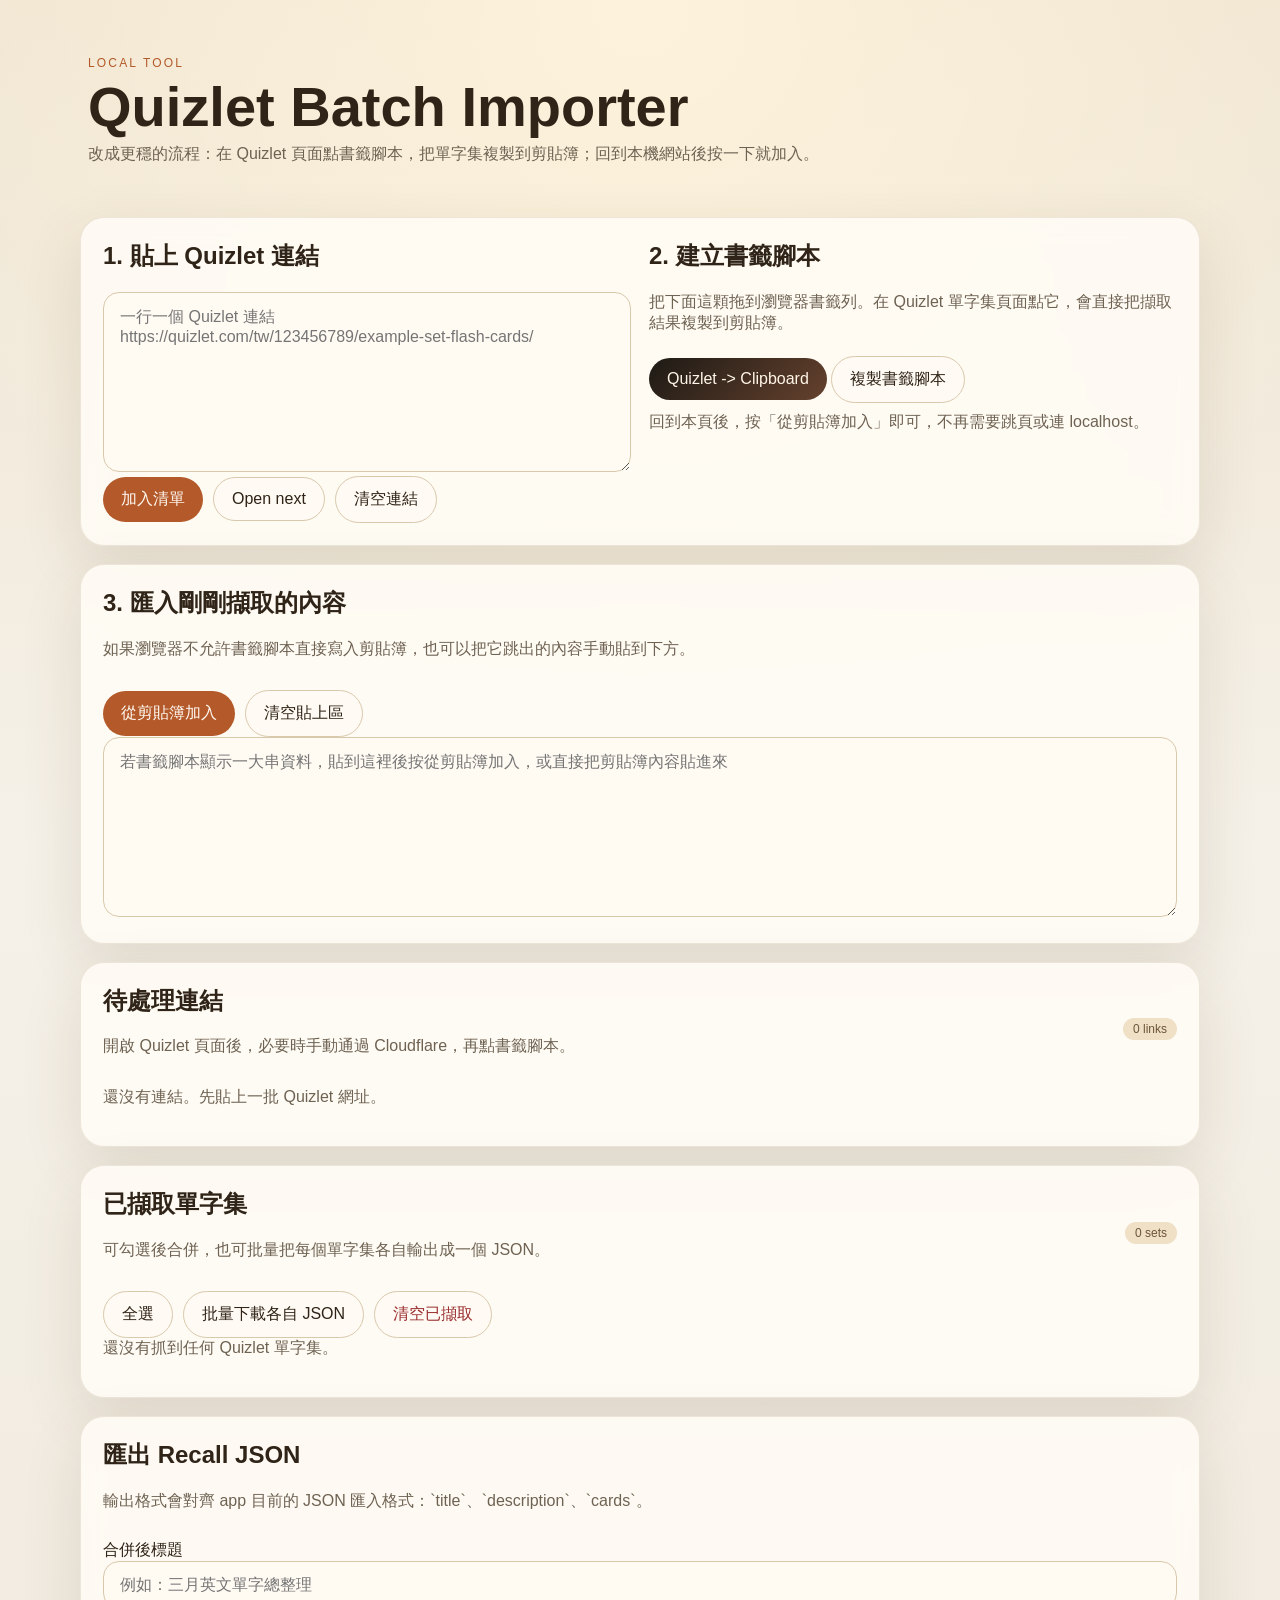
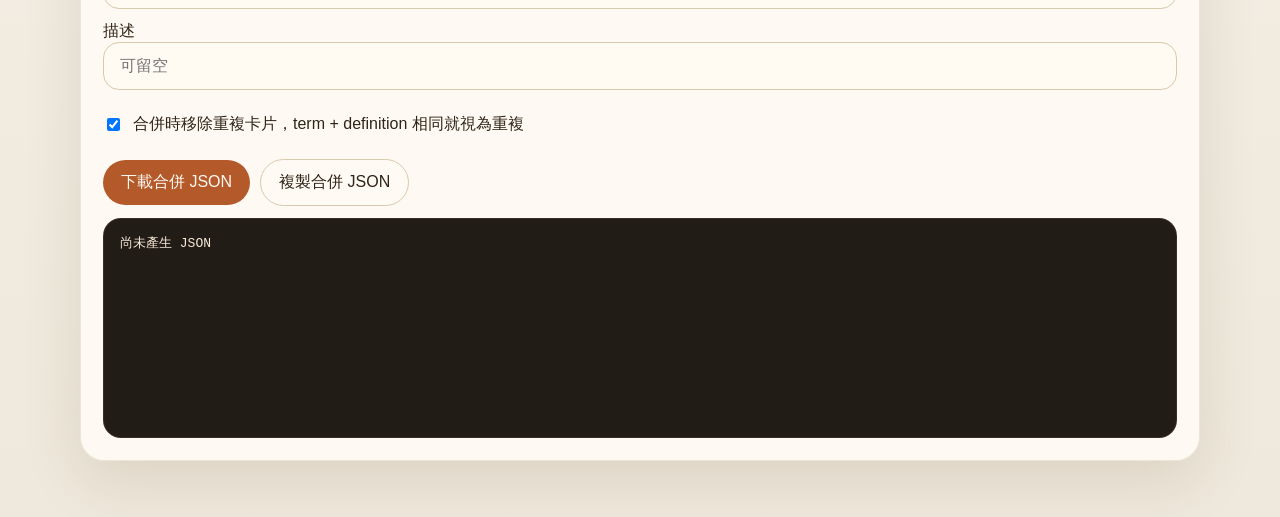
<file: tool/quizlet_batch_importer/site/index.html>
﻿<!DOCTYPE html>
<html lang="zh-Hant">
  <head>
    <meta charset="UTF-8" />
    <meta name="viewport" content="width=device-width, initial-scale=1.0" />
    <title>Quizlet Batch Importer</title>
    <link rel="stylesheet" href="./styles.css" />
  </head>
  <body>
    <main class="shell">
      <section class="hero">
        <p class="eyebrow">Local Tool</p>
        <h1>Quizlet Batch Importer</h1>
        <p class="intro">
          改成更穩的流程：在 Quizlet 頁面點書籤腳本，把單字集複製到剪貼簿；回到本機網站後按一下就加入。
        </p>
      </section>

      <section class="panel two-column">
        <div>
          <h2>1. 貼上 Quizlet 連結</h2>
          <textarea
            id="urlInput"
            placeholder="一行一個 Quizlet 連結&#10;https://quizlet.com/tw/123456789/example-set-flash-cards/"
          ></textarea>
          <div class="row">
            <button id="addUrlsButton" class="primary">加入清單</button>
            <button id="openNextButton" class="ghost">Open next</button>
            <button id="clearQueueButton" class="ghost">清空連結</button>
          </div>
        </div>

        <div>
          <h2>2. 建立書籤腳本</h2>
          <p class="hint">
            把下面這顆拖到瀏覽器書籤列。在 Quizlet 單字集頁面點它，會直接把擷取結果複製到剪貼簿。
          </p>
          <a id="bookmarkletLink" class="bookmarklet" href="#">Quizlet -&gt; Clipboard</a>
          <button id="copyBookmarkletButton" class="ghost">複製書籤腳本</button>
          <p class="hint">
            回到本頁後，按「從剪貼簿加入」即可，不再需要跳頁或連 localhost。
          </p>
        </div>
      </section>

      <section class="panel">
        <div class="section-head">
          <div>
            <h2>3. 匯入剛剛擷取的內容</h2>
            <p class="hint">如果瀏覽器不允許書籤腳本直接寫入剪貼簿，也可以把它跳出的內容手動貼到下方。</p>
          </div>
        </div>
        <div class="row">
          <button id="importClipboardButton" class="primary">從剪貼簿加入</button>
          <button id="clearCaptureInputButton" class="ghost">清空貼上區</button>
        </div>
        <textarea
          id="captureInput"
          placeholder="若書籤腳本顯示一大串資料，貼到這裡後按從剪貼簿加入，或直接把剪貼簿內容貼進來"
        ></textarea>
      </section>

      <section class="panel">
        <div class="section-head">
          <div>
            <h2>待處理連結</h2>
            <p class="hint">開啟 Quizlet 頁面後，必要時手動通過 Cloudflare，再點書籤腳本。</p>
          </div>
          <span id="queueCount" class="badge">0 links</span>
        </div>
        <div id="queueList" class="stack"></div>
      </section>

      <section class="panel">
        <div class="section-head">
          <div>
            <h2>已擷取單字集</h2>
            <p class="hint">可勾選後合併，也可批量把每個單字集各自輸出成一個 JSON。</p>
          </div>
          <span id="capturedCount" class="badge">0 sets</span>
        </div>
        <div class="toolbar">
          <button id="selectAllButton" class="ghost">全選</button>
          <button id="downloadSelectedSinglesButton" class="ghost">批量下載各自 JSON</button>
          <button id="clearCapturedButton" class="ghost danger">清空已擷取</button>
        </div>
        <div id="capturedList" class="stack"></div>
      </section>

      <section class="panel export-panel">
        <div>
          <h2>匯出 Recall JSON</h2>
          <p class="hint">輸出格式會對齊 app 目前的 JSON 匯入格式：`title`、`description`、`cards`。</p>
        </div>
        <label>
          合併後標題
          <input id="mergeTitleInput" type="text" placeholder="例如：三月英文單字總整理" />
        </label>
        <label>
          描述
          <input id="mergeDescriptionInput" type="text" placeholder="可留空" />
        </label>
        <label class="checkbox-row">
          <input id="dedupeCheckbox" type="checkbox" checked />
          <span>合併時移除重複卡片，term + definition 相同就視為重複</span>
        </label>
        <div class="row">
          <button id="downloadMergedButton" class="primary">下載合併 JSON</button>
          <button id="copyMergedJsonButton" class="ghost">複製合併 JSON</button>
        </div>
        <pre id="exportPreview" class="preview">尚未產生 JSON</pre>
      </section>
    </main>

    <template id="queueItemTemplate">
      <article class="card-item">
        <div class="card-main">
          <div class="card-title-line">
            <strong class="queue-label"></strong>
            <span class="status-pill"></span>
          </div>
          <a class="queue-url" href="" target="_blank" rel="noreferrer"></a>
        </div>
        <div class="actions">
          <button class="ghost open-link-button">Open</button>
          <button class="ghost remove-link-button">移除</button>
        </div>
      </article>
    </template>

    <template id="capturedItemTemplate">
      <article class="card-item">
        <label class="check-main">
          <input class="select-set-checkbox" type="checkbox" />
          <div class="card-main">
            <div class="card-title-line">
              <strong class="captured-title"></strong>
              <span class="captured-count"></span>
            </div>
            <a class="captured-url" href="" target="_blank" rel="noreferrer"></a>
          </div>
        </label>
        <div class="actions">
          <button class="ghost download-single-button">單獨下載</button>
          <button class="ghost remove-set-button">移除</button>
        </div>
      </article>
    </template>

    <script src="./app.js"></script>
  </body>
</html>
</file>
<file: tool/quizlet_batch_importer/site/styles.css>
:root {
  color-scheme: light;
  --bg: #f5f1e8;
  --panel: rgba(255, 252, 245, 0.9);
  --panel-strong: #fffaf2;
  --line: #d8c8ac;
  --text: #2f2417;
  --muted: #6e6252;
  --accent: #b45a2a;
  --accent-strong: #8f431c;
  --danger: #9a2d2d;
  --shadow: 0 20px 60px rgba(85, 57, 28, 0.12);
}

* {
  box-sizing: border-box;
}

body {
  margin: 0;
  font-family: "Segoe UI", "PingFang TC", "Noto Sans TC", sans-serif;
  color: var(--text);
  background:
    radial-gradient(circle at top, rgba(255, 244, 220, 0.9), transparent 35%),
    linear-gradient(180deg, #efe5d2 0%, var(--bg) 40%, #efe8dc 100%);
}

.shell {
  width: min(1120px, calc(100vw - 32px));
  margin: 0 auto;
  padding: 32px 0 56px;
}

.hero {
  padding: 24px 8px 18px;
}

.eyebrow {
  margin: 0 0 10px;
  text-transform: uppercase;
  letter-spacing: 0.18em;
  font-size: 12px;
  color: var(--accent);
}

h1,
h2,
p {
  margin-top: 0;
}

h1 {
  margin-bottom: 10px;
  font-size: clamp(32px, 5vw, 56px);
  line-height: 0.96;
}

.intro,
.hint {
  color: var(--muted);
}

.panel {
  margin-top: 18px;
  padding: 22px;
  background: var(--panel);
  border: 1px solid rgba(142, 112, 74, 0.16);
  border-radius: 24px;
  box-shadow: var(--shadow);
  backdrop-filter: blur(12px);
}

.two-column {
  display: grid;
  grid-template-columns: repeat(2, minmax(0, 1fr));
  gap: 18px;
}

textarea,
input[type="text"] {
  width: 100%;
  padding: 14px 16px;
  border: 1px solid var(--line);
  border-radius: 16px;
  font: inherit;
  color: var(--text);
  background: var(--panel-strong);
}

textarea {
  min-height: 180px;
  resize: vertical;
}

button,
.bookmarklet {
  appearance: none;
  border: 0;
  border-radius: 999px;
  padding: 12px 18px;
  font: inherit;
  cursor: pointer;
  transition: transform 120ms ease, opacity 120ms ease, background 120ms ease;
}

button:hover,
.bookmarklet:hover {
  transform: translateY(-1px);
}

button:active,
.bookmarklet:active {
  transform: translateY(0);
}

.primary {
  background: var(--accent);
  color: #fff8f1;
}

.ghost {
  border: 1px solid var(--line);
  background: rgba(255, 250, 242, 0.9);
  color: var(--text);
}

.ghost.danger {
  color: var(--danger);
}

.bookmarklet {
  display: inline-flex;
  align-items: center;
  justify-content: center;
  margin: 8px 0 12px;
  background: linear-gradient(135deg, #1d1a15, #65412d);
  color: #fff6e8;
  text-decoration: none;
}

.row,
.toolbar,
.section-head,
.actions,
.card-title-line {
  display: flex;
  align-items: center;
  gap: 10px;
}

.row,
.toolbar {
  flex-wrap: wrap;
}

.section-head {
  justify-content: space-between;
  margin-bottom: 14px;
}

.badge,
.status-pill,
.captured-count {
  display: inline-flex;
  align-items: center;
  justify-content: center;
  padding: 4px 10px;
  border-radius: 999px;
  background: #efe0c6;
  color: #6d5437;
  font-size: 12px;
}

.stack {
  display: grid;
  gap: 12px;
}

.card-item {
  display: flex;
  align-items: center;
  justify-content: space-between;
  gap: 12px;
  padding: 16px;
  border: 1px solid rgba(155, 123, 82, 0.18);
  border-radius: 18px;
  background: rgba(255, 252, 247, 0.92);
}

.card-main {
  min-width: 0;
  flex: 1;
}

.queue-url,
.captured-url {
  display: inline-block;
  max-width: 100%;
  margin-top: 6px;
  overflow: hidden;
  color: var(--muted);
  text-decoration: none;
  text-overflow: ellipsis;
  white-space: nowrap;
}

.check-main {
  display: flex;
  align-items: flex-start;
  gap: 12px;
  flex: 1;
}

.checkbox-row {
  display: flex;
  align-items: center;
  gap: 10px;
  margin: 12px 0;
}

.export-panel {
  display: grid;
  gap: 12px;
}

.preview {
  margin: 0;
  min-height: 220px;
  padding: 16px;
  overflow: auto;
  border-radius: 18px;
  border: 1px solid rgba(155, 123, 82, 0.18);
  background: #221c16;
  color: #f8ead9;
  font-size: 13px;
  line-height: 1.45;
}

@media (max-width: 820px) {
  .two-column {
    grid-template-columns: 1fr;
  }

  .card-item {
    flex-direction: column;
    align-items: stretch;
  }

  .actions {
    justify-content: flex-end;
    flex-wrap: wrap;
  }
}
</file>
